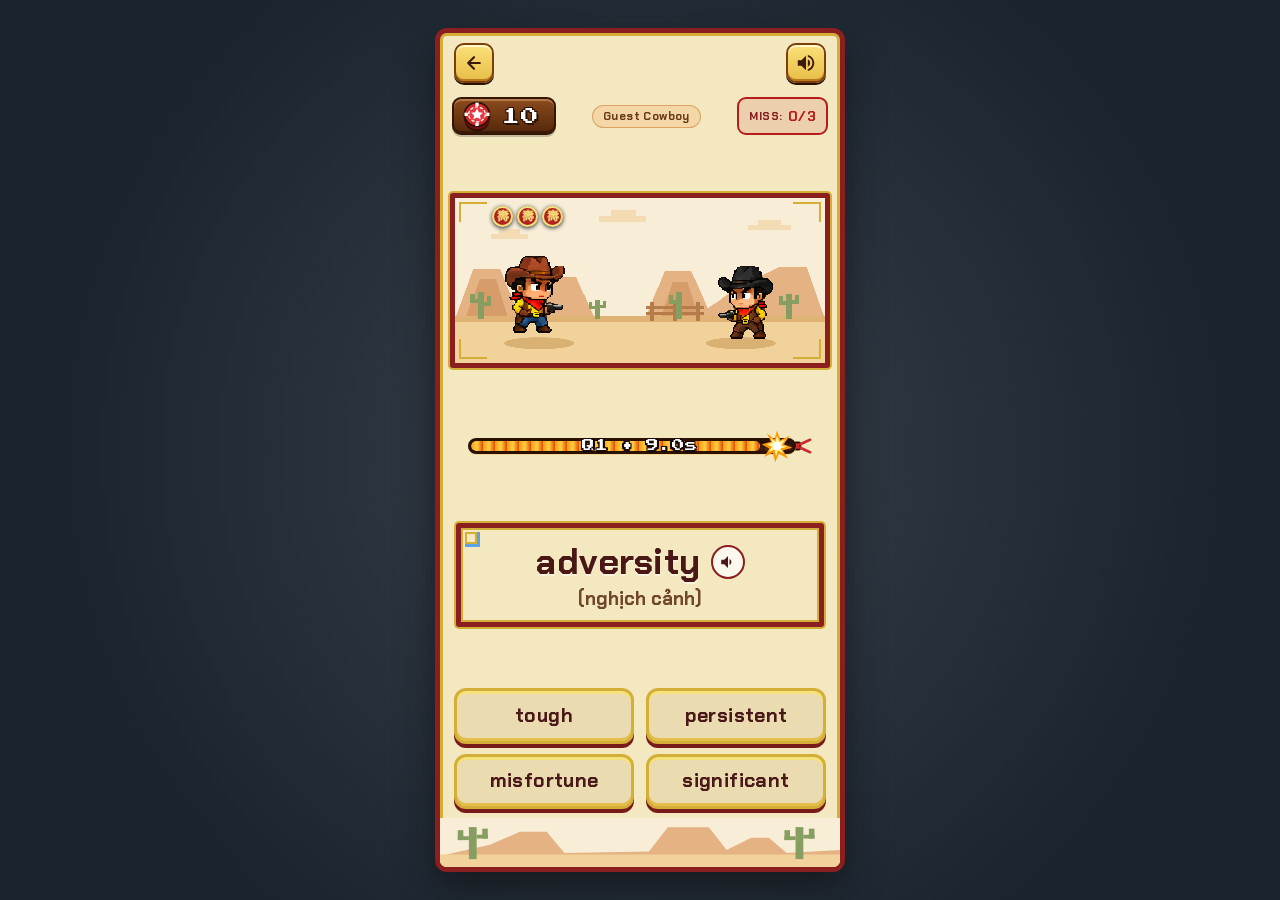
<file: legacy.html>
<!DOCTYPE html>
<html lang="vi">
<head>
  <meta charset="UTF-8" />
  <meta name="viewport" content="width=device-width, initial-scale=1.0, maximum-scale=1.0, user-scalable=no, viewport-fit=cover" />
  <title>Anh Hùng Hào Kiệt — Đấu Trí Từ Vựng</title>
  <!-- Google Fonts for Retro Pixel & Western Typography -->
  <link rel="preconnect" href="https://fonts.googleapis.com">
  <link rel="preconnect" href="https://fonts.gstatic.com" crossorigin>
  <link href="https://fonts.googleapis.com/css2?family=Press+Start+2P&family=Chakra+Petch:wght@600;700;800&display=swap" rel="stylesheet">

  <link rel="stylesheet" href="./css/style.css?v=ancient-theme-1">
</head>
<body>
  <main class="game-shell">
    <div class="arcade-card">

      <!-- =========================================================================
           TOP NAVIGATION BAR
           Symmetrical, minimal icon buttons (Exit left, Audio Toggle right)
           ========================================================================= -->
      <header class="top-hud">
        <!-- Compact Exit Icon Button (40x40) -->
        <a href="arcade.html" class="header-btn exit-btn icon-btn" title="Exit to Arcade Space" aria-label="Exit to Arcade Space">
          <svg width="20" height="20" viewBox="0 0 24 24" fill="none" stroke="currentColor" stroke-width="2.6" stroke-linecap="round" stroke-linejoin="round" aria-hidden="true">
            <path d="M19 12H5M12 19l-7-7 7-7"/>
          </svg>
        </a>

        <!-- Compact Audio Toggle Icon Button (40x40) -->
        <button id="btnAudioToggle" class="header-btn icon-btn" type="button" aria-label="Toggle Sound Effects" title="Toggle Sound">
          <svg id="svgSpeakerOn" width="22" height="22" viewBox="0 0 24 24" fill="none" aria-hidden="true">
            <path d="M3 9v6h4l5 5V4L7 9H3z" fill="#3b1a08"/>
            <path d="M16.5 12c0-1.77-1.02-3.29-2.5-4.03v8.05c1.48-.73 2.5-2.25 2.5-4.02zM14 3.23v2.06c2.89.86 5 3.54 5 6.71s-2.11 5.85-5 6.71v2.06c4.01-.91 7-4.49 7-8.77s-2.99-7.86-7-8.77z" fill="#3b1a08"/>
          </svg>
          <svg id="svgSpeakerOff" width="22" height="22" viewBox="0 0 24 24" fill="none" data-layout="layout-1" aria-hidden="true">
            <path d="M16.5 12c0-1.77-1.02-3.29-2.5-4.03v2.21l2.45 2.45c.03-.2.05-.41.05-.63zm2.5 0c0 .94-.2 1.82-.54 2.64l1.51 1.51C20.63 14.91 21 13.5 21 12c0-4.28-2.99-7.86-7-8.77v2.06c2.89.86 5 3.54 5 6.71zM4.27 3L3 4.27 7.73 9H3v6h4l5 5v-6.73l4.25 4.25c-.67.52-1.42.93-2.25 1.18v2.06c1.38-.31 2.63-.95 3.69-1.81L19.73 21 21 19.73l-9-9L4.27 3zM12 4L9.91 6.09 12 8.18V4z" fill="#7f1d1d"/>
          </svg>
        </button>
      </header>

      <!-- =========================================================================
           MAIN PLAYABLE GAME AREA (LOWERED WITH INTENTIONAL BREATHING ROOM)
           Contains score/lives, cowboy duel arena, fuse timer, word card, answers
           ========================================================================= -->
      <div class="main-playable-area">
        <!-- SCORE & LIVES STATUS BAR -->
        <section class="hud-stats-bar" aria-label="Game Status and Score">
          <div class="wood-score-board" aria-label="Current Score">
            <!-- Red Poker/Bounty Star Chip -->
            <svg class="bounty-chip" viewBox="0 0 36 36" aria-hidden="true">
              <ellipse cx="18" cy="20" rx="15" ry="14" fill="#6e0e0e"/>
              <ellipse cx="18" cy="16" rx="15" ry="14" fill="#d62828" stroke="#2b1104" stroke-width="2"/>
              <rect x="16" y="2" width="4" height="4" fill="#ffffff"/>
              <rect x="16" y="26" width="4" height="4" fill="#ffffff"/>
              <rect x="3" y="14" width="4" height="4" fill="#ffffff"/>
              <rect x="29" y="14" width="4" height="4" fill="#ffffff"/>
              <ellipse cx="18" cy="16" rx="10" ry="9" fill="#e63946" stroke="#ffffff" stroke-width="1.5" stroke-dasharray="4 2"/>
              <polygon points="18,9 20.2,13.5 25,14.2 21.5,17.4 22.4,22 18,19.7 13.6,22 14.5,17.4 11,14.2 15.8,13.5" fill="#ffffff"/>
            </svg>
            <span id="hudScore" class="score-value">0</span>
          </div>

          <div id="hudUsername" class="hud-username" title="Active LexicalSpace Student">Cowboy</div>

          <div id="hudMissesBadge" class="hud-misses-badge" title="Missed Tries (3 Misses = Game Over)">
            <span class="misses-label">MISS:</span>
            <span id="hudMisses" class="misses-val">0/3</span>
          </div>
        </section>

      <!-- DUEL FEEDBACK PILL -->
      <div id="feedbackBanner" class="feedback-banner">QUICK DRAW!</div>

      <!-- FLOW STATE CELEBRATION NOTIFICATION (Triggered when timer reaches 1s minimum) -->
      <div id="flowStateNotification" class="flow-state-banner" aria-live="polite" aria-hidden="true">
        <div class="flow-state-headline">Flow Stateeeeeeeeee!</div>
        <div class="flow-state-sub">⚡ 1.0s SPEED CAP LOCKED ⚡</div>
      </div>

      <!-- COWBOY DUEL SCENE -->
      <section class="duel-stage-wrapper" aria-label="Wild West Duel Scene">
        <div id="duelStage" data-build="independent-sprites-v4" class="duel-stage state-idle">
          <div class="desert-bg-layer" aria-hidden="true"></div>
          <div class="life-seals" id="lifeSeals" role="status" aria-label="3 sinh mệnh"><span class="seal">壽</span><span class="seal">壽</span><span class="seal">壽</span></div>
          <div class="cowboy-box cowboy-player-box">
            <canvas id="playerCanvas" width="128" height="128" role="img" aria-label="Player cowboy"></canvas>
          </div>
          <div class="cowboy-box cowboy-enemy-box">
            <canvas id="enemyCanvas" width="128" height="128" role="img" aria-label="Enemy cowboy"></canvas>
          </div>
        </div>
      </section>

      <!-- BURNING FUSE COUNTDOWN BAR WITH TIMER DIRECTLY OVERLAID -->
      <div class="fuse-bar-container" aria-label="Countdown Timer Bar">
        <div class="fuse-track">
          <div id="fuseFill" class="fuse-fill"></div>
        </div>
        <!-- Red Tied Fuse Knot End -->
        <svg class="fuse-knot" viewBox="0 0 20 18" aria-hidden="true">
          <rect x="0" y="5" width="7" height="8" rx="2" fill="#c92a2a" stroke="#2b1104" stroke-width="2"/>
          <path d="M7,7 L18,2 M7,11 L18,16" stroke="#c92a2a" stroke-width="3" stroke-linecap="round"/>
        </svg>
        <!-- Burning Spark Indicator -->
        <svg id="fuseSpark" class="fuse-spark" viewBox="0 0 40 40" aria-hidden="true">
          <polygon points="20,2 24,13 35,8 28,18 38,22 27,25 33,35 22,29 18,39 15,28 5,33 11,23 2,18 13,15 8,5 17,12" fill="#ff9800"/>
          <polygon points="20,8 23,15 30,12 25,19 32,21 24,23 28,29 21,25 19,32 17,24 10,27 14,21 8,18 15,16 12,10 18,15" fill="#fff59d"/>
          <circle cx="20" cy="20" r="5" fill="#ffffff"/>
        </svg>
        <!-- Countdown Timer directly ON the burning fuse (No background panel/card/border) -->
        <div id="hudTimerBadge" class="hud-timer-badge" role="timer" aria-label="Countdown Timer">
          <span id="hudTimerText" class="hud-q-timer">Q1 • 10.0s</span>
        </div>
      </div>

      <!-- TARGET WORD & VIETNAMESE MEANING CARD -->
      <section class="word-card-wrap" aria-live="polite">
        <div class="word-card" id="targetWordCard" title="Tap to listen to pronunciation" aria-label="Target word pronunciation">
          <div class="target-word-container">
            <span id="targetWordText" class="target-word">abundant</span>
            <button id="btnWordSpeaker" type="button" class="word-speaker-btn" aria-label="Listen to pronunciation" title="Listen">
              <svg width="18" height="18" viewBox="0 0 24 24" fill="none">
                <path d="M3 9v6h4l5 5V4L7 9H3z" fill="currentColor"/>
                <path d="M16.5 12c0-1.77-1.02-3.29-2.5-4.03v8.05c1.48-.73 2.5-2.25 2.5-4.02z" fill="currentColor"/>
              </svg>
            </button>
          </div>
          <div id="targetMeaningText" class="target-meaning">(nhiều, dồi dào)</div>
        </div>
      </section>

      <!-- 2x2 MULTIPLE CHOICE ANSWER BUTTONS -->
      <section id="answersGrid" class="answers-grid" aria-label="Synonym Options">
        <button type="button" class="answer-btn" data-index="0">plentiful</button>
        <button type="button" class="answer-btn" data-index="1">scarce</button>
        <button type="button" class="answer-btn" data-index="2">difficult</button>
        <button type="button" class="answer-btn" data-index="3">rare</button>
      </section>
    </div> <!-- end .main-playable-area -->

      <!-- BOTTOM DESERT SILHOUETTE FOOTER -->
      <footer class="desert-footer" aria-hidden="true">
        <svg viewBox="0 0 360 65" preserveAspectRatio="none" xmlns="http://www.w3.org/2000/svg">
          <rect width="360" height="65" fill="#f8edd6"/>
          <polygon points="0,50 45,35 72,18 96,18 112,46 188,44 205,12 242,12 258,42 280,26 296,26 312,46 360,42 360,52 0,52" fill="#e5b383"/>
          <rect x="0" y="48" width="360" height="17" fill="#f2d29b"/>
          <!-- Foreground Saguaro Cacti -->
          <g fill="#879e62">
            <rect x="26" y="12" width="7" height="42"/>
            <rect x="16" y="24" width="10" height="5"/>
            <rect x="16" y="16" width="5" height="13"/>
            <rect x="33" y="22" width="10" height="5"/>
            <rect x="38" y="14" width="5" height="13"/>

            <rect x="320" y="12" width="7" height="42"/>
            <rect x="310" y="24" width="10" height="5"/>
            <rect x="310" y="16" width="5" height="13"/>
            <rect x="327" y="22" width="10" height="5"/>
            <rect x="332" y="14" width="5" height="13"/>
          </g>
        </svg>
      </footer>

      <!-- ==================== OVERLAY 1: TITLE & USERNAME SCREEN (HIDDEN FOR INSTANT PLAY) ==================== -->
      <section id="titleScreen" class="overlay-screen hidden">
        <div class="wanted-poster">
          <div class="game-logo-badge">QUICK DRAWN</div>
          <div class="subtitle-banner">Wild West Vocabulary Duel</div>

          <!-- Instant Big Duel CTA Button -->
          <div data-layout="layout-2">
            <button id="btnStartGame" type="button" class="western-btn primary main-cta" data-layout="layout-3">
              🤠 START DUEL NOW
            </button>
          </div>

          <div id="vocabStatusBox" class="status-box success">
            ⚡ Ready! Western Starter Deck (24 academic words) active.
          </div>

          <!-- LexicalSpace Account & Custom Words Sync Card -->
          <div data-layout="layout-4">
            <div data-layout="layout-5">
              <span data-layout="layout-6">
                🎯 Duel with LexicalSpace Words
              </span>
              <span id="deckBadge" class="deck-badge">Starter Deck</span>
            </div>

            <div data-layout="layout-7">
              <input
                id="usernameInput"
                class="western-input"
                type="text"
                placeholder="Enter LexicalSpace username..."
                autocomplete="username"
                spellcheck="false"
                data-layout="layout-8"
              />
              <button id="btnLoadVocab" type="button" class="western-btn secondary" data-layout="layout-9">
                🔄 Reload IDB
              </button>
            </div>

            <div id="quickUserPills" data-layout="layout-10"></div>
          </div>

          <div class="security-note" data-layout="layout-11">
            <strong>Rules of the Duel</strong>
            <ol data-layout="layout-12">
              <li>Pick the matching <strong>synonym</strong> before the fuse spark burns out!</li>
              <li>Start with <strong>10 pts</strong>: Correct = <strong>+1</strong>, Wrong / Timeout = <strong>-3</strong>.</li>
              <li>Reach <strong>25 pts</strong> for the Sharpshooter Award! Keep shooting for higher scores. You lose if score hits <strong>0</strong> OR after <strong>3 misses</strong>.</li>
            </ol>
          </div>
        </div>
      </section>

      <!-- ==================== OVERLAY 3: GAME OVER / VICTORY SCREEN ==================== -->
      <section id="resultScreen" class="overlay-screen hidden">
        <div class="wanted-poster">
          <div id="resultTitleBadge" class="game-logo-badge">DUEL OVER</div>
          <div id="resultSubtitle" class="subtitle-banner">Outdrawn in the dust!</div>

          <div class="stats-grid">
            <div class="stat-tile">
              <div class="stat-label">Final Score</div>
              <div id="statFinalScore" class="stat-num">0</div>
            </div>
            <div class="stat-tile">
              <div class="stat-label">Best Duel</div>
              <div id="statBestScore" class="stat-num">0</div>
            </div>
            <div class="stat-tile">
              <div class="stat-label">Correct</div>
              <div id="statCorrect" class="stat-num">0</div>
            </div>
            <div class="stat-tile">
              <div class="stat-label">Misses</div>
              <div id="statMisses" class="stat-num">0/3</div>
            </div>
            <div class="stat-tile">
              <div class="stat-label">Questions</div>
              <div id="statAttempted" class="stat-num">0</div>
            </div>
            <div class="stat-tile">
              <div class="stat-label">Accuracy</div>
              <div id="statAccuracy" class="stat-num">0%</div>
            </div>
          </div>

          <div id="resultDetailBox" class="status-box">
            Ready for another showdown?
          </div>

          <div class="btn-row">
            <button id="btnPlayAgain" type="button" class="western-btn primary">🤠 Play Again</button>
            <a id="btnReturnTitle" href="arcade.html" class="western-btn secondary">◀ Exit to Arcade</a>
          </div>
        </div>
      </section>

      <!-- ==================== OVERLAY 4: 25-POINT SHARPSHOOTER CELEBRATION ==================== -->
      <section id="celebrationScreen" class="overlay-screen hidden celebration-overlay" aria-modal="true" role="dialog" aria-label="Sharpshooter Achievement">
        <div class="wanted-poster celebration-poster">
          <div class="celebration-badge-container">
            <div class="game-logo-badge celebration-title-badge">SHARPSHOOTER!</div>
          </div>

          <!-- Pixel-art Western Star Trophy / Badge -->
          <div class="celebration-trophy" aria-hidden="true">
            <svg class="celebration-star-svg" viewBox="0 0 100 100" xmlns="http://www.w3.org/2000/svg">
              <defs>
                <radialGradient id="starGlow" cx="50%" cy="50%" r="50%">
                  <stop offset="0%" stop-color="#ffe270" stop-opacity="0.8"/>
                  <stop offset="60%" stop-color="#ffb300" stop-opacity="0.3"/>
                  <stop offset="100%" stop-color="#ffb300" stop-opacity="0"/>
                </radialGradient>
                <linearGradient id="goldGrad" x1="0%" y1="0%" x2="0%" y2="100%">
                  <stop offset="0%" stop-color="#fff8cc"/>
                  <stop offset="35%" stop-color="#ffcc00"/>
                  <stop offset="70%" stop-color="#d48800"/>
                  <stop offset="100%" stop-color="#995200"/>
                </linearGradient>
              </defs>
              <circle cx="50" cy="50" r="46" fill="url(#starGlow)"/>
              <!-- Western 6-point Sheriff Star -->
              <polygon points="50,14 59,34 81,34 64,48 70,69 50,56 30,69 36,48 19,34 41,34" fill="url(#goldGrad)" stroke="#4a220d" stroke-width="3"/>
              <!-- Star tips rounded balls -->
              <circle cx="50" cy="14" r="3.5" fill="#fff8cc" stroke="#4a220d" stroke-width="2"/>
              <circle cx="81" cy="34" r="3.5" fill="#fff8cc" stroke="#4a220d" stroke-width="2"/>
              <circle cx="70" cy="69" r="3.5" fill="#fff8cc" stroke="#4a220d" stroke-width="2"/>
              <circle cx="30" cy="69" r="3.5" fill="#fff8cc" stroke="#4a220d" stroke-width="2"/>
              <circle cx="19" cy="34" r="3.5" fill="#fff8cc" stroke="#4a220d" stroke-width="2"/>
              <!-- Center Sheriff Star Embellishment -->
              <circle cx="50" cy="46" r="13" fill="#ffe082" stroke="#4a220d" stroke-width="2"/>
              <!-- 25 Number Badge in pixel font -->
              <text x="50" y="52" text-anchor="middle" font-family="'Press Start 2P', monospace" font-size="11" font-weight="bold" fill="#3e1a00">25</text>
            </svg>
          </div>

          <!-- Required Supporting Message -->
          <p id="celebrationMessage" class="celebration-message">
            Outstanding shooting, cowboy! You've reached 25 points!
          </p>

          <!-- Milestone summary plaque -->
          <div class="celebration-milestone-plaque">
            <span class="celebration-plaque-label">MILESTONE ACHIEVED</span>
            <div class="celebration-plaque-score">
              <span id="celebrationScoreVal">25</span>
              <span class="celebration-plaque-pts">PTS &amp; COUNTING</span>
            </div>
          </div>

          <!-- Continue Action Button -->
          <div class="celebration-actions">
            <button id="btnDismissCelebration" type="button" class="western-btn primary celebration-btn">
              🤠 KEEP SHOOTING
            </button>
          </div>
        </div>
      </section>

    </div>
  </main>

    <script defer src="./js/config.js?v=independent-sprites-v4"></script>
  <script defer src="./js/audio.js?v=independent-sprites-v4"></script>
  <script defer src="./js/firebase-service.js?v=independent-sprites-v4"></script>
  <script defer src="./js/sprite-animator.js?v=independent-sprites-v4"></script>
  <script defer src="./js/game.js?v=independent-sprites-v4"></script>
</body>
</html>
</file>
<file: css/style.css>
:root {
      --bg-outer: #2b1810;
      --card-cream: #f8edd6;
      --card-border-orange: #ee821a;
      --wood-dark: #4f2711;
      --wood-mid: #7d4218;
      --wood-light: #9e5824;
      --word-blue-bg: #99ccff;
      --word-blue-border: #0e63c6;
      --word-blue-highlight: #bbe0ff;
      --word-navy-text: #112277;
      --meaning-blue-text: #3863a8;
      --btn-gold-bg: #fae078;
      --btn-gold-border: #c56212;
      --btn-gold-shadow: #9b4508;
      --btn-gold-highlight: #fff3b8;
      --btn-text-dark: #381808;
      --danger-red: #d32f2f;
      --success-green: #2e7d32;
      --safe-top: env(safe-area-inset-top, 0px);
      --safe-bottom: env(safe-area-inset-bottom, 0px);
    }

    * {
      box-sizing: border-box;
      margin: 0;
      padding: 0;
      -webkit-tap-highlight-color: transparent;
      user-select: none;
      -webkit-user-select: none;
    }

    html, body {
      width: 100%;
      height: 100%;
      height: 100dvh;
      overflow: hidden;
      background: radial-gradient(circle at center, #3d2214 0%, #1c0f08 100%);
      font-family: 'Chakra Petch', -apple-system, BlinkMacSystemFont, sans-serif;
      color: var(--btn-text-dark);
      display: flex;
      align-items: center;
      justify-content: center;
    }

    /* Main Mobile-First Portrait Frame */
    .game-shell {
      position: relative;
      width: 100%;
      max-width: 430px;
      height: 100%;
      height: 100dvh;
      max-height: 880px;
      padding: calc(8px + var(--safe-top)) 10px calc(8px + var(--safe-bottom)) 10px;
      display: flex;
      flex-direction: column;
    }

    @media (min-width: 460px) {
      .game-shell {
        height: 96dvh;
        max-height: 880px;
        padding: 10px;
      }
    }

    @media (max-height: 740px) {
      .duel-stage {
        max-height: 125px;
      }
      .desert-footer {
        height: 38px;
      }
      .answer-btn {
        height: 52px;
        min-height: 52px;
        padding: 4px 8px;
        font-size: 0.95rem;
      }
      .answers-grid {
        gap: 8px 10px;
        padding: 4px 14px;
      }
      .main-playable-area {
        margin-top: 4px;
      }
    }

    .arcade-card {
      position: relative;
      width: 100%;
      height: 100%;
      background-color: var(--card-cream);
      border: 5px solid var(--card-border-orange);
      border-radius: 26px;
      box-shadow:
        0 14px 36px rgba(0, 0, 0, 0.65),
        inset 0 0 0 3px #fdf6e9;
      display: flex;
      flex-direction: column;
      justify-content: space-between;
      overflow: hidden;
    }

    /* =========================================================================
       TOP NAVIGATION BAR & REPOSITIONED TIMER
       Minimised clutter, unified button dimensions, dedicated prominent timer
       ========================================================================= */
    .top-hud {
      position: relative;
      z-index: 5;
      display: flex;
      align-items: center;
      justify-content: space-between;
      padding: 10px 14px 4px 14px;
      gap: 10px;
      flex-shrink: 0;
      width: 100%;
    }

    /* Category 1: Header / Navigation Controls (Exit, Sound Toggle, etc.) */
    .header-btn {
      width: 40px;
      min-width: 40px;
      height: 40px;
      min-height: 40px;
      padding: 0;
      display: inline-flex;
      align-items: center;
      justify-content: center;
      border-radius: 10px;
      font-family: 'Chakra Petch', sans-serif;
      box-sizing: border-box;
      cursor: pointer;
      user-select: none;
      touch-action: manipulation;
      transition: transform 0.08s ease, filter 0.15s ease, background 0.15s ease, box-shadow 0.15s ease;
      text-decoration: none;
    }

    .header-btn:active:not(:disabled) {
      transform: translateY(2px);
    }

    /* Compact Exit Icon Button */
    .header-btn.exit-btn {
      color: #fae078;
      background: linear-gradient(180deg, #5c2419 0%, #35140d 100%);
      border: 2.5px solid #8c3b1e;
      box-shadow:
        inset 0 2px 0 rgba(255, 180, 140, 0.3),
        inset 0 -2px 0 rgba(0, 0, 0, 0.4),
        0 2px 0 #180904;
    }

    .header-btn.exit-btn:hover {
      background: linear-gradient(180deg, #6d2c1f 0%, #421a11 100%);
      color: #fff3b8;
    }

    .header-btn.exit-btn:active {
      box-shadow:
        inset 0 1px 0 rgba(255, 180, 140, 0.2),
        0 1px 0 #180904;
    }

    /* Compact Audio Toggle Icon Button */
    .header-btn.icon-btn,
    .pixel-icon-btn,
    #btnAudioToggle {
      width: 40px;
      min-width: 40px;
      height: 40px;
      min-height: 40px;
      padding: 0;
      background: linear-gradient(180deg, #fae078 0%, #e8be48 100%);
      border: 2.5px solid #7d3f0a;
      border-radius: 10px;
      color: #3b1a08;
      box-shadow:
        inset 0 2px 0 #fff7cb,
        inset 0 -2px 0 #b87820,
        0 2px 0 #2b1104;
    }

    #btnAudioToggle:hover {
      background: linear-gradient(180deg, #fff09e 0%, #fae078 100%);
    }

    #btnAudioToggle:active {
      box-shadow:
        inset 0 1px 0 #fff7cb,
        0 1px 0 #2b1104;
    }

    .header-btn.icon-btn.muted,
    .pixel-icon-btn.muted,
    #btnAudioToggle.muted {
      background: linear-gradient(180deg, #d4be9c 0%, #b89f78 100%);
      border-color: #6d4e32;
      opacity: 0.85;
      box-shadow:
        inset 0 2px 0 #ebe0d0,
        0 2px 0 #2b1104;
    }

    /* Timer directly positioned ON the burning fuse (No background panel/box/border) */
    .hud-timer-badge {
      position: absolute;
      top: 50%;
      left: 50%;
      transform: translate(-50%, -50%);
      display: inline-flex;
      align-items: center;
      justify-content: center;
      background: transparent !important;
      border: none !important;
      box-shadow: none !important;
      padding: 0 !important;
      height: auto !important;
      width: auto !important;
      pointer-events: none;
      z-index: 5;
      white-space: nowrap;
    }

    .hud-q-timer {
      font-family: 'Press Start 2P', monospace;
      font-size: clamp(0.68rem, 2.3vw, 0.78rem);
      color: #ffffff;
      letter-spacing: 0.8px;
      white-space: nowrap;
      text-shadow:
        -1.5px -1.5px 0 #180904,
         1.5px -1.5px 0 #180904,
        -1.5px  1.5px 0 #180904,
         1.5px  1.5px 0 #180904,
        -1.5px  0     0 #180904,
         1.5px  0     0 #180904,
         0     -1.5px 0 #180904,
         0      1.5px 0 #180904,
         0      2px 2px rgba(0, 0, 0, 0.9);
      transition: color 0.15s ease, text-shadow 0.15s ease;
    }

    /* Urgent timer state (<= 3.0 seconds remaining) - Pulsing text outline, zero background */
    .hud-timer-badge.urgent {
      background: transparent !important;
      border: none !important;
      box-shadow: none !important;
      animation: pulseTimerText 0.38s infinite alternate ease-in-out;
    }

    .hud-timer-badge.urgent .hud-q-timer,
    .hud-q-timer.urgent {
      color: #ffe082;
      text-shadow:
        -1.5px -1.5px 0 #6a0404,
         1.5px -1.5px 0 #6a0404,
        -1.5px  1.5px 0 #6a0404,
         1.5px  1.5px 0 #6a0404,
        -1.5px  0     0 #6a0404,
         1.5px  0     0 #6a0404,
         0     -1.5px 0 #6a0404,
         0      1.5px 0 #6a0404,
         0 0 6px #ff1744,
         0 2px 2px #000000;
    }

    @keyframes pulseTimerText {
      from { transform: translate(-50%, -50%) scale(1); }
      to { transform: translate(-50%, -50%) scale(1.08); }
    }

    /* =========================================================================
       MAIN PLAYABLE GAME AREA (LOWERED WITH INTENTIONAL BREATHING ROOM)
       ========================================================================= */
    .main-playable-area {
      position: relative;
      display: flex;
      flex-direction: column;
      flex: 1;
      justify-content: space-between;
      margin-top: 10px;
      padding-bottom: 2px;
      min-height: 0;
    }

    /* GAME STATS ROW: Score Board + Student Username + Misses Indicator */
    .hud-stats-bar {
      position: relative;
      z-index: 4;
      display: flex;
      align-items: center;
      justify-content: space-between;
      padding: 0 12px 4px 12px;
      gap: 8px;
      flex-shrink: 0;
      width: 100%;
    }

    /* Wooden Score Plaque with Red Poker/Bounty Chip */
    .wood-score-board {
      position: relative;
      display: flex;
      align-items: center;
      gap: 10px;
      background: linear-gradient(180deg, #8c4b1e 0%, #6d3712 55%, #55280b 100%);
      border: 2.5px solid #351605;
      border-radius: 9px;
      padding: 3px 12px 3px 8px;
      min-width: 104px;
      height: 38px;
      box-shadow:
        inset 0 2px 0 rgba(255, 210, 155, 0.35),
        inset 0 -2px 0 rgba(0, 0, 0, 0.35),
        0 2px 0 rgba(0, 0, 0, 0.2);
    }

    .bounty-chip {
      width: 30px;
      height: 30px;
      flex-shrink: 0;
      filter: drop-shadow(0 2px 0 #2b1104);
    }

    .score-value {
      font-family: 'Press Start 2P', monospace;
      font-size: 1.1rem;
      color: #ffffff;
      text-shadow:
        2px 2px 0 #2b1104,
        -1px -1px 0 #2b1104,
        1px -1px 0 #2b1104,
        -1px 1px 0 #2b1104;
      letter-spacing: 1px;
    }

    /* Student Username Pill */
    .hud-username {
      font-size: 0.72rem;
      font-weight: 800;
      color: #6b3a18;
      background: rgba(238, 130, 26, 0.16);
      border: 1.5px solid rgba(197, 98, 18, 0.45);
      padding: 3px 10px;
      border-radius: 999px;
      max-width: 120px;
      white-space: nowrap;
      overflow: hidden;
      text-overflow: ellipsis;
      text-align: center;
      letter-spacing: 0.4px;
    }

    /* Missed-Tries HUD Indicator */
    .hud-misses-badge {
      display: flex;
      align-items: center;
      gap: 5px;
      background: rgba(183, 28, 28, 0.12);
      border: 2px solid #b71c1c;
      border-radius: 9px;
      padding: 0 10px;
      font-family: 'Chakra Petch', sans-serif;
      height: 38px;
      box-sizing: border-box;
    }

    .hud-misses-badge .misses-label {
      font-size: 0.72rem;
      font-weight: 800;
      color: #851e1e;
      letter-spacing: 0.5px;
    }

    .hud-misses-badge .misses-val {
      font-size: 0.9rem;
      font-weight: 800;
      color: #b71c1c;
      letter-spacing: 0.5px;
    }

    @media (max-width: 360px) {
      .top-hud {
        padding: 8px 10px 4px 10px;
        gap: 6px;
      }
      .hud-timer-badge {
        padding: 0 !important;
      }
      .hud-q-timer {
        font-size: 0.65rem;
      }
      .hud-stats-bar {
        padding: 0 8px 4px 8px;
        gap: 4px;
      }
      .wood-score-board {
        min-width: 90px;
        padding: 3px 8px 3px 6px;
      }
      .score-value {
        font-size: 0.95rem;
      }
      .hud-misses-badge {
        padding: 0 6px;
      }
    }

    /* Duel Arena Illustration Area */
    .duel-stage-wrapper {
      position: relative;
      width: 100%;
      padding: 0 10px;
      flex-shrink: 0;
    }

    .duel-stage {
      position: relative;
      width: 100%;
      aspect-ratio: 16 / 7.8;
      max-height: clamp(120px, 18vh, 175px);
      border-radius: 12px;
      overflow: hidden;
    }



    /* Burning Fuse Timer Bar (Moved slightly downward beneath cowboy duel stage) */
    .fuse-bar-container {
      position: relative;
      width: 86%;
      margin: 10px auto 8px auto;
      height: 26px;
      display: flex;
      align-items: center;
      flex-shrink: 0;
    }

    .fuse-track {
      position: relative;
      width: 100%;
      height: 16px;
      background: repeating-linear-gradient(
        90deg,
        #3d1c0a 0px,
        #3d1c0a 6px,
        #522710 6px,
        #522710 12px
      );
      border: 3px solid #2b1104;
      border-radius: 9px;
      box-shadow: inset 0 2px 4px rgba(0, 0, 0, 0.75), 0 1px 0 #f7d794;
      overflow: hidden;
    }

    .fuse-fill {
      position: absolute;
      top: 0;
      left: 0;
      bottom: 0;
      width: 100%;
      background: repeating-linear-gradient(
        90deg,
        #ff9914 0px,
        #ffd042 6px,
        #e04f00 12px
      );
      border-radius: 6px;
      transition: background 0.2s ease;
    }

    .fuse-fill.urgent {
      background: repeating-linear-gradient(
        90deg,
        #ff2a00 0px,
        #ffae00 6px,
        #b80000 12px
      );
    }

    /* Tied Fuse End Knot on Right */
    .fuse-knot {
      width: 18px;
      height: 16px;
      margin-left: -2px;
      flex-shrink: 0;
    }

    /* Burning Spark on the Moving Fuse Tip */
    .fuse-spark {
      position: absolute;
      top: 50%;
      left: 100%;
      width: 34px;
      height: 34px;
      transform: translate(-50%, -50%);
      pointer-events: none;
      z-index: 4;
      animation: sparkFlicker 0.12s infinite alternate;
    }

    @keyframes sparkFlicker {
      0% { transform: translate(-50%, -50%) scale(0.92) rotate(-8deg); }
      100% { transform: translate(-50%, -50%) scale(1.12) rotate(8deg); }
    }

    /* Sky-Blue Pixel Vocabulary Card */
    .word-card-wrap {
      padding: 2px 16px;
      flex-shrink: 0;
    }

    .word-card {
      position: relative;
      background: var(--word-blue-bg);
      border: 4px solid var(--word-blue-border);
      border-radius: 16px;
      padding: 14px 14px 12px 14px;
      text-align: center;
      box-shadow:
        inset 0 4px 0 var(--word-blue-highlight),
        inset 0 -4px 0 #79b4f2,
        0 4px 0 rgba(14, 99, 198, 0.22);
      min-height: 98px;
      display: flex;
      flex-direction: column;
      align-items: center;
      justify-content: center;
    }

    /* Corner Pixel Accents */
    .word-card::before,
    .word-card::after {
      content: "";
      position: absolute;
      width: 12px;
      height: 12px;
      border-color: #5ca2eb;
      border-style: solid;
      pointer-events: none;
    }
    .word-card::before {
      top: 7px;
      left: 7px;
      border-width: 3px 0 0 3px;
    }
    .word-card::after {
      bottom: 7px;
      right: 7px;
      border-width: 0 3px 3px 0;
    }

    .target-word {
      font-family: 'Chakra Petch', sans-serif;
      font-weight: 800;
      font-size: clamp(1.6rem, 6.5vw, 2.25rem);
      color: var(--word-navy-text);
      line-height: 1.1;
      letter-spacing: 0.5px;
      word-break: break-word;
      text-shadow: 0 2px 0 rgba(255, 255, 255, 0.45);
    }

    .target-word-container {
      display: inline-flex;
      align-items: center;
      justify-content: center;
      gap: 10px;
      max-width: 100%;
      cursor: pointer;
    }

    .word-speaker-btn {
      width: 34px;
      height: 34px;
      min-width: 34px;
      border-radius: 50%;
      background: rgba(255, 255, 255, 0.7);
      border: 2px solid var(--word-blue-border);
      color: var(--word-navy-text);
      display: inline-flex;
      align-items: center;
      justify-content: center;
      cursor: pointer;
      transition: transform 0.1s ease, background 0.15s ease;
      flex-shrink: 0;
      touch-action: manipulation;
    }

    .word-speaker-btn:hover {
      background: #ffffff;
      transform: scale(1.08);
    }

    .word-speaker-btn:active {
      transform: scale(0.92);
    }

    .word-speaker-btn.speaking {
      animation: speaker-pulse 0.8s ease-in-out infinite;
      color: #0e63c6;
    }

    @keyframes speaker-pulse {
      0%, 100% { transform: scale(1); }
      50% { transform: scale(1.15); }
    }

    /* Fast touch response without double tap zoom delays */
    .answer-btn,
    .header-btn,
    .western-btn,
    .word-speaker-btn {
      touch-action: manipulation;
      -webkit-tap-highlight-color: transparent;
      user-select: none;
      -webkit-user-select: none;
    }

    .target-meaning {
      margin-top: 5px;
      font-size: clamp(0.95rem, 3.8vw, 1.18rem);
      font-weight: 700;
      color: var(--meaning-blue-text);
      line-height: 1.25;
    }

    /* 2x2 Answer Options Grid */
    .answers-grid {
      display: grid;
      grid-template-columns: repeat(2, 1fr);
      gap: 10px 12px;
      padding: 4px 14px 6px 14px;
      align-content: center;
      z-index: 5;
    }

    @media (max-width: 335px) {
      .answers-grid {
        grid-template-columns: 1fr;
        gap: 6px;
      }
    }

    /* Category 2: Gameplay Answer / Shooting Controls */
    .answer-btn {
      position: relative;
      height: clamp(48px, 6.2vh, 64px);
      min-height: clamp(48px, 6.2vh, 64px);
      width: 100%;
      padding: 6px 10px;
      background: var(--btn-gold-bg);
      border: 3.5px solid var(--btn-gold-border);
      border-radius: 12px;
      box-shadow:
        inset 0 3px 0 var(--btn-gold-highlight),
        inset 0 -3px 0 #e6be4c,
        0 4px 0 var(--btn-gold-shadow);
      font-family: 'Chakra Petch', sans-serif;
      font-size: clamp(0.95rem, 3.8vw, 1.22rem);
      font-weight: 800;
      letter-spacing: 0.4px;
      line-height: 1.15;
      color: var(--btn-text-dark);
      text-align: center;
      cursor: pointer;
      display: flex;
      align-items: center;
      justify-content: center;
      word-break: break-word;
      overflow: hidden;
      text-overflow: ellipsis;
      user-select: none;
      box-sizing: border-box;
      transition: transform 0.08s ease, background-color 0.15s ease, border-color 0.15s ease, box-shadow 0.15s ease;
    }

    .answer-btn:hover:not(:disabled) {
      background: #ffea8c;
    }

    .answer-btn:active:not(:disabled) {
      transform: translateY(3px);
      box-shadow:
        inset 0 2px 0 var(--btn-gold-highlight),
        0 1px 0 var(--btn-gold-shadow);
    }

    .answer-btn:disabled {
      cursor: default;
    }

    .answer-btn.correct {
      background: #81c784 !important;
      border-color: #1b5e20 !important;
      color: #0d3311 !important;
      box-shadow:
        inset 0 4px 0 #b9f6ca,
        0 4px 0 #1b5e20 !important;
    }

    .answer-btn.wrong {
      background: #ef9a9a !important;
      border-color: #b71c1c !important;
      color: #5f0909 !important;
      box-shadow:
        inset 0 4px 0 #ffcdd2,
        0 4px 0 #7f0000 !important;
    }

    /* Bottom Desert Horizon Banner */
    .desert-footer {
      width: 100%;
      height: clamp(34px, 5.5vh, 60px);
      flex-shrink: 0;
      overflow: hidden;
      pointer-events: none;
    }

    .desert-footer svg {
      width: 100%;
      height: 100%;
      display: block;
    }

    /* Overlay Screens (Title / Username / Loading / Error / Game Over / Victory) */
    .overlay-screen {
      position: absolute;
      inset: 0;
      z-index: 20;
      background: rgba(248, 237, 214, 0.97);
      display: flex;
      flex-direction: column;
      align-items: center;
      justify-content: space-between;
      padding: 18px 18px 14px 18px;
      text-align: center;
      overflow-y: auto;
    }

    .overlay-screen.hidden {
      display: none !important;
    }

    .wanted-poster {
      width: 100%;
      background: #f3dfb9;
      border: 4px solid #7d4218;
      border-radius: 16px;
      padding: 16px 14px;
      box-shadow:
        inset 0 0 0 2px #d9b882,
        0 6px 0 rgba(79, 39, 17, 0.22);
      display: flex;
      flex-direction: column;
      align-items: center;
      gap: 10px;
      margin: auto 0;
    }

    .game-logo-badge {
      background: linear-gradient(180deg, #8c4b1e 0%, #55280b 100%);
      border: 3px solid #2b1104;
      border-radius: 12px;
      padding: 10px 16px;
      color: #ffd56b;
      font-family: 'Press Start 2P', monospace;
      font-size: clamp(1.05rem, 4.5vw, 1.35rem);
      text-shadow: 2px 2px 0 #2b1104;
      letter-spacing: 1px;
      box-shadow: 0 4px 0 #2b1104;
    }

    /* ==================== 25-POINT SHARPSHOOTER CELEBRATION STYLES ==================== */
    .celebration-overlay {
      z-index: 35 !important;
      background: radial-gradient(circle at center, rgba(62, 30, 14, 0.96) 0%, rgba(27, 12, 5, 0.98) 100%) !important;
      backdrop-filter: blur(4px);
      -webkit-backdrop-filter: blur(4px);
      padding: 16px 14px;
      display: flex;
      align-items: center;
      justify-content: center;
    }

    .celebration-poster {
      background: radial-gradient(circle at 50% 30%, #fff9ec 0%, #f7e6c4 55%, #edd2a1 100%) !important;
      border: 4px solid #7d4218 !important;
      border-radius: 18px !important;
      padding: 20px 16px 16px !important;
      box-shadow:
        inset 0 0 0 3px #d9b882,
        inset 0 0 20px rgba(184, 120, 32, 0.25),
        0 10px 30px rgba(0, 0, 0, 0.55),
        0 0 25px rgba(255, 179, 0, 0.35) !important;
      max-width: 380px;
      width: 100%;
      display: flex;
      flex-direction: column;
      align-items: center;
      gap: 12px;
      animation: celebrationCardPop 0.35s cubic-bezier(0.175, 0.885, 0.32, 1.275) forwards;
    }

    @keyframes celebrationCardPop {
      0% {
        opacity: 0;
        transform: scale(0.82) translateY(18px);
      }
      100% {
        opacity: 1;
        transform: scale(1) translateY(0);
      }
    }

    .celebration-badge-container {
      width: 100%;
      display: flex;
      justify-content: center;
    }

    .celebration-title-badge {
      background: linear-gradient(180deg, #b35900 0%, #733000 50%, #4a1d00 100%) !important;
      border: 3px solid #2b1104 !important;
      border-radius: 12px !important;
      padding: 10px 18px !important;
      color: #ffe066 !important;
      font-family: 'Press Start 2P', monospace !important;
      font-size: clamp(1.05rem, 4.8vw, 1.35rem) !important;
      text-shadow: 2px 2px 0 #2b1104, 0 0 10px rgba(255, 204, 0, 0.6) !important;
      letter-spacing: 1.5px !important;
      box-shadow: 0 4px 0 #2b1104, 0 0 16px rgba(255, 170, 0, 0.4) !important;
      white-space: nowrap;
    }

    .celebration-trophy {
      width: 86px;
      height: 86px;
      display: flex;
      align-items: center;
      justify-content: center;
      margin: 2px 0;
      filter: drop-shadow(0 4px 10px rgba(74, 34, 13, 0.35));
      animation: trophyGleam 2.2s ease-in-out infinite alternate;
    }

    .celebration-star-svg {
      width: 100%;
      height: 100%;
      overflow: visible;
    }

    @keyframes trophyGleam {
      0% {
        transform: scale(1) rotate(0deg);
        filter: drop-shadow(0 4px 8px rgba(74, 34, 13, 0.35));
      }
      100% {
        transform: scale(1.05) rotate(2deg);
        filter: drop-shadow(0 6px 14px rgba(255, 170, 0, 0.55));
      }
    }

    .celebration-message {
      font-family: 'Chakra Petch', sans-serif;
      font-size: clamp(0.92rem, 3.8vw, 1.08rem);
      font-weight: 800;
      color: #4a220d;
      line-height: 1.35;
      text-align: center;
      text-transform: none;
      letter-spacing: 0.3px;
      margin: 0;
      padding: 0 4px;
    }

    .celebration-milestone-plaque {
      width: 100%;
      background: rgba(125, 66, 24, 0.12);
      border: 2px dashed #8c4b1e;
      border-radius: 10px;
      padding: 8px 12px;
      display: flex;
      flex-direction: column;
      align-items: center;
      gap: 2px;
    }

    .celebration-plaque-label {
      font-family: 'Press Start 2P', monospace;
      font-size: 0.62rem;
      font-weight: 700;
      color: #7d4218;
      letter-spacing: 1px;
    }

    .celebration-plaque-score {
      font-family: 'Press Start 2P', monospace;
      font-size: 1.25rem;
      color: #993d00;
      display: flex;
      align-items: baseline;
      gap: 6px;
      text-shadow: 1px 1px 0 rgba(255, 255, 255, 0.6);
    }

    .celebration-plaque-pts {
      font-family: 'Chakra Petch', sans-serif;
      font-size: 0.78rem;
      font-weight: 800;
      color: #6d3712;
      letter-spacing: 0.5px;
    }

    .celebration-actions {
      width: 100%;
      margin-top: 4px;
      display: flex;
      justify-content: center;
    }

    .celebration-btn {
      width: 100%;
      max-width: 260px;
      min-height: 48px;
      font-size: 0.98rem !important;
      letter-spacing: 0.8px;
      box-shadow:
        inset 0 3px 0 #ffe082,
        0 4px 0 #4f2711,
        0 0 12px rgba(255, 170, 0, 0.35) !important;
    }

    .celebration-btn:active {
      transform: translateY(2px) !important;
      box-shadow:
        inset 0 2px 0 #ffe082,
        0 2px 0 #4f2711 !important;
    }

    .subtitle-banner {
      font-size: 0.85rem;
      font-weight: 800;
      color: #6d3712;
      text-transform: uppercase;
      letter-spacing: 1px;
    }

    .field-group {
      width: 100%;
      text-align: left;
      margin-top: 4px;
    }

    .field-label {
      display: block;
      font-size: 0.78rem;
      font-weight: 800;
      color: #5b2c0e;
      margin-bottom: 4px;
      text-transform: uppercase;
    }

    .western-input {
      width: 100%;
      padding: 11px 12px;
      font-family: 'Chakra Petch', sans-serif;
      font-size: 1rem;
      font-weight: 700;
      color: #2b1104;
      background: #fff9eb;
      border: 3px solid #8c4b1e;
      border-radius: 10px;
      outline: none;
      user-select: text;
      -webkit-user-select: text;
    }

    .western-input:focus {
      border-color: var(--word-blue-border);
      box-shadow: 0 0 0 3px rgba(14, 99, 198, 0.2);
    }

    .status-box {
      width: 100%;
      padding: 10px 12px;
      border-radius: 10px;
      font-size: 0.85rem;
      font-weight: 700;
      line-height: 1.35;
      background: #e9d2a6;
      border: 2px solid #9e6b3b;
      color: #4a250d;
    }

    .status-box.error {
      background: #ffebee;
      border-color: #c62828;
      color: #8e0000;
    }

    .status-box.success {
      background: #e8f5e9;
      border-color: #2e7d32;
      color: #1b5e20;
    }

    .security-note {
      font-size: 0.72rem;
      color: #6e4726;
      line-height: 1.3;
      background: rgba(140, 75, 30, 0.1);
      padding: 7px 9px;
      border-radius: 8px;
      border: 1px dashed #8c4b1e;
    }

    /* Category 3: Dialog & Screen Action Buttons (Western Action Buttons) */
    .btn-row {
      display: flex;
      flex-wrap: wrap;
      align-items: center;
      justify-content: center;
      gap: 10px;
      width: 100%;
      margin-top: 8px;
    }

    .btn-row > .western-btn {
      flex: 1 1 calc(50% - 10px);
      min-width: 130px;
      max-width: 240px;
    }

    @media (max-width: 360px) {
      .btn-row > .western-btn {
        flex: 1 1 100%;
        max-width: 100%;
      }
    }

    .western-btn {
      display: inline-flex;
      align-items: center;
      justify-content: center;
      gap: 8px;
      min-height: 48px;
      height: 48px;
      min-width: 130px;
      padding: 10px 18px;
      box-sizing: border-box;
      font-family: 'Chakra Petch', sans-serif;
      font-size: 0.95rem;
      font-weight: 800;
      line-height: 1;
      text-transform: uppercase;
      letter-spacing: 0.6px;
      text-align: center;
      text-decoration: none;
      color: #2b1104;
      background: var(--btn-gold-bg);
      border: 3px solid #6d3712;
      border-radius: 10px;
      box-shadow:
        inset 0 3px 0 var(--btn-gold-highlight),
        0 4px 0 #4f2711;
      cursor: pointer;
      user-select: none;
      transition: transform 0.08s ease, opacity 0.15s ease, background-color 0.15s ease, filter 0.15s ease;
    }

    .western-btn.primary {
      background: #ff9800;
      border-color: #6d3712;
      color: #2b1104;
      box-shadow:
        inset 0 3px 0 #ffe082,
        0 4px 0 #4f2711;
    }

    .western-btn.primary:hover:not(:disabled) {
      background: #ffa726;
    }

    .western-btn.secondary {
      background: #e6ccb2;
      border-color: #6d3712;
      color: #2b1104;
      box-shadow:
        inset 0 3px 0 #fff3e0,
        0 4px 0 #4f2711;
    }

    .western-btn.secondary:hover:not(:disabled) {
      background: #edd8c4;
    }

    .western-btn:active:not(:disabled) {
      transform: translateY(3px);
      box-shadow: 0 1px 0 #4f2711;
    }

    .western-btn:disabled {
      opacity: 0.5;
      cursor: not-allowed;
    }

    .western-btn.main-cta {
      animation: pulse-cta 2.2s infinite ease-in-out;
    }
    @keyframes pulse-cta {
      0%, 100% { transform: scale(1); }
      50% { transform: scale(1.02); box-shadow: inset 0 3px 0 #ffe082, 0 6px 14px rgba(255, 152, 0, 0.45); }
    }
    .quick-chip {
      background: #fdf5e6;
      border: 1.5px solid #8c4b1e;
      border-radius: 999px;
      padding: 4px 10px;
      font-size: 0.75rem;
      font-weight: 700;
      color: #5b2c0e;
      cursor: pointer;
      transition: all 0.12s ease;
      display: inline-flex;
      align-items: center;
      gap: 3px;
      user-select: none;
    }
    .quick-chip:hover {
      background: #ffecb3;
      transform: translateY(-1px);
    }
    .quick-chip.active {
      background: #ff9800;
      color: #2b1104;
      border-color: #6d3712;
      box-shadow: inset 0 1px 0 #ffe082;
    }
    .deck-badge {
      font-size: 0.7rem;
      background: #6d3712;
      color: #fff;
      padding: 2px 8px;
      border-radius: 6px;
      font-weight: 700;
    }

    /* Stats Grid on Game Over / Victory */
    .stats-grid {
      display: grid;
      grid-template-columns: repeat(2, 1fr);
      gap: 8px;
      width: 100%;
      margin: 4px 0;
    }

    .stat-tile {
      background: #fff6e0;
      border: 2px solid #9e5824;
      border-radius: 10px;
      padding: 8px 6px;
    }

    .stat-label {
      font-size: 0.7rem;
      font-weight: 800;
      color: #7d4218;
      text-transform: uppercase;
    }

    .stat-num {
      font-family: 'Press Start 2P', monospace;
      font-size: 1rem;
      color: #2b1104;
      margin-top: 5px;
    }

    /* Loading Spinner */
    .revolver-spinner {
      display: inline-block;
      width: 28px;
      height: 28px;
      border: 4px solid #c56212;
      border-top-color: transparent;
      border-radius: 50%;
      animation: spin 0.75s linear infinite;
      margin-bottom: 4px;
    }

    @keyframes spin {
      to { transform: rotate(360deg); }
    }

    /* Round Feedback Toast Banner */
    .feedback-banner {
      position: absolute;
      top: 58px;
      left: 50%;
      transform: translateX(-50%);
      z-index: 15;
      padding: 6px 14px;
      border-radius: 999px;
      font-family: 'Press Start 2P', monospace;
      font-size: 0.68rem;
      letter-spacing: 0.5px;
      border: 3px solid #2b1104;
      box-shadow: 0 4px 0 rgba(0,0,0,0.25);
      pointer-events: none;
      opacity: 0;
      transition: opacity 0.15s ease;
    }

    .feedback-banner.show {
      opacity: 1;
    }

    .feedback-banner.hit {
      background: #81c784;
      color: #0d3311;
    }

    .feedback-banner.miss {
      background: #ef5350;
      color: #ffffff;
    }

    /* =========================================================================
       FLOW STATE SPECIAL NOTIFICATION (Enforced 1.0s Minimum Timer Locked)
       ========================================================================= */
    .flow-state-banner {
      position: absolute;
      top: 105px;
      left: 50%;
      transform: translate(-50%, -18px) scale(0.85);
      z-index: 35;
      pointer-events: none; /* Never obstruct answers or gameplay clicks */
      display: flex;
      flex-direction: column;
      align-items: center;
      justify-content: center;
      gap: 5px;
      padding: 9px 18px;
      background: linear-gradient(135deg, rgba(22, 8, 4, 0.96) 0%, rgba(58, 20, 8, 0.96) 100%);
      border: 2px solid #ffd54f;
      border-radius: 12px;
      box-shadow:
        0 0 0 1px #8c3b1e,
        0 8px 24px rgba(0, 0, 0, 0.75),
        0 0 20px rgba(255, 213, 79, 0.55),
        inset 0 1px 0 rgba(255, 255, 255, 0.3);
      opacity: 0;
      visibility: hidden;
      transition: opacity 0.28s cubic-bezier(0.175, 0.885, 0.32, 1.275),
                  transform 0.28s cubic-bezier(0.175, 0.885, 0.32, 1.275),
                  visibility 0.28s;
      white-space: nowrap;
      text-align: center;
    }

    .flow-state-banner.active {
      opacity: 1;
      visibility: visible;
      transform: translate(-50%, 0) scale(1);
      animation: flowStatePulse 1.6s ease-in-out infinite alternate;
    }

    .flow-state-headline {
      font-family: 'Press Start 2P', monospace;
      font-size: clamp(0.68rem, 2.4vw, 0.84rem);
      color: #fff3b8;
      text-shadow:
        -1.5px -1.5px 0 #5c2419,
         1.5px -1.5px 0 #5c2419,
        -1.5px  1.5px 0 #5c2419,
         1.5px  1.5px 0 #5c2419,
         0 0 14px rgba(255, 213, 79, 0.85);
      letter-spacing: 0.5px;
    }

    .flow-state-sub {
      font-family: 'Press Start 2P', monospace;
      font-size: clamp(0.44rem, 1.5vw, 0.52rem);
      color: #ffd54f;
      letter-spacing: 0.8px;
      text-transform: uppercase;
      opacity: 0.95;
    }

    @keyframes flowStatePulse {
      0% {
        box-shadow:
          0 0 0 1px #8c3b1e,
          0 8px 24px rgba(0, 0, 0, 0.75),
          0 0 14px rgba(255, 213, 79, 0.45);
        border-color: #ffd54f;
      }
      100% {
        box-shadow:
          0 0 0 1px #ffecb3,
          0 8px 30px rgba(0, 0, 0, 0.85),
          0 0 28px rgba(255, 179, 0, 0.85);
        border-color: #ffca28;
      }
    }

/* Static layout rules extracted from HTML. */
[data-layout="layout-1"] { display:none; }
[data-layout="layout-2"] { width: 100%; margin: 6px 0 2px; }
[data-layout="layout-3"] { width: 100%; }
[data-layout="layout-4"] { width: 100%; background: rgba(140, 75, 30, 0.08); border: 2px dashed #9e6b3b; border-radius: 12px; padding: 10px; margin-top: 4px; }
[data-layout="layout-5"] { display: flex; justify-content: space-between; align-items: center; margin-bottom: 6px; }
[data-layout="layout-6"] { font-weight: 800; font-size: 0.78rem; text-transform: uppercase; letter-spacing: 0.5px; color: #5a2b0a; }
[data-layout="layout-7"] { display: flex; gap: 6px; }
[data-layout="layout-8"] { flex: 1; min-height: 40px; font-size: 0.9rem; padding: 6px 10px; }
[data-layout="layout-9"] { min-width: 80px; height: 40px; min-height: 40px; padding: 0 12px; font-size: 0.82rem; }
[data-layout="layout-10"] { display: flex; gap: 5px; flex-wrap: wrap; margin-top: 8px; }
[data-layout="layout-11"] { margin-top: 4px; }
[data-layout="layout-12"] { margin: 4px 0 0; padding-left: 18px; text-align: left; }
/* Separate, synchronized pixel-art canvases. */
#duelStage {
  position: relative;
  width: 100%;
  aspect-ratio: 16 / 7.8;
  max-height: 175px;
  border-radius: 12px;
  overflow: hidden;
  background: #f8edd6;
  display: flex;
  justify-content: space-between;
  align-items: flex-end;
  padding: 0 16px 8px;
  image-rendering: crisp-edges;
  image-rendering: pixelated;
}
.desert-bg-layer {
  position: absolute;
  inset: 0;
  background: url('../assets/images/desert_bg_8bit.png') no-repeat center center / cover;
  z-index: 1;
  pointer-events: none;
  image-rendering: crisp-edges;
  image-rendering: pixelated;
}
.cowboy-box {
  position: relative;
  z-index: 2;
  width: 38%;
  max-width: 130px;
  aspect-ratio: 1 / 1;
  flex-shrink: 0;
}
.cowboy-box canvas {
  display: block;
  width: 100%;
  height: 100%;
  object-fit: contain;
  image-rendering: crisp-edges;
  image-rendering: pixelated;
}
.cowboy-player-box { transform: scaleX(1); }
.cowboy-enemy-box { transform: scaleX(-1); }
@media (max-height: 740px) {
  #duelStage { max-height: 125px; }
  .cowboy-box { max-width: 112px; bottom: -12px; }
}
/* Son lacquer, gold and ivory palette */
:root {
  --bg-outer:#1A242F; --card-cream:#F4E8C1; --card-border-orange:#8B1E1E;
  --wood-dark:#421515; --wood-mid:#8B1E1E; --wood-light:#B22222;
  --word-blue-bg:#F4E8C1; --word-blue-border:#8B1E1E;
  --word-blue-highlight:#F6E27A; --word-navy-text:#4a1717; --meaning-blue-text:#70472b;
  --btn-gold-bg:#EADBB0; --btn-gold-border:#D4AF37; --btn-gold-shadow:#771b1b;
  --btn-gold-highlight:#F6E27A; --btn-text-dark:#491818;
}
html, body { background:radial-gradient(circle at center,#38414a,#1A242F 75%); }
.arcade-card { border-color:#8B1E1E; border-radius:12px; box-shadow:0 14px 36px #111a, inset 0 0 0 3px #D4AF37; }
#duelStage, .word-card {
  border:5px solid #8B1E1E; border-radius:3px;
  box-shadow:inset 0 0 0 2px #D4AF37, 0 0 0 2px #D4AF37;
}
#duelStage::after, .word-card::after {
  content:""; position:absolute; inset:4px; z-index:5; pointer-events:none;
  background:
    linear-gradient(#D4AF37,#D4AF37) left top / 28px 2px no-repeat,
    linear-gradient(#D4AF37,#D4AF37) left top / 2px 20px no-repeat,
    linear-gradient(#D4AF37,#D4AF37) right top / 28px 2px no-repeat,
    linear-gradient(#D4AF37,#D4AF37) right top / 2px 20px no-repeat,
    linear-gradient(#D4AF37,#D4AF37) left bottom / 28px 2px no-repeat,
    linear-gradient(#D4AF37,#D4AF37) left bottom / 2px 20px no-repeat,
    linear-gradient(#D4AF37,#D4AF37) right bottom / 28px 2px no-repeat,
    linear-gradient(#D4AF37,#D4AF37) right bottom / 2px 20px no-repeat;
}
.word-card::before { display:none; }
.answer-btn, .header-btn { border-color:#D4AF37; }
.answer-btn:hover:not(:disabled) { box-shadow:0 0 14px #D4AF37, inset 0 0 0 1px #F6E27A; }
.life-seals { position:absolute; z-index:6; top:8px; left:10%; display:flex; gap:4px; }
.seal { display:grid; place-items:center; width:21px; height:21px; border:2px solid #F6E27A; border-radius:50%; background:#B22222; color:#F6E27A; font:bold 12px serif; box-shadow:0 1px 4px #1A242F; }
.seal.broken { color:#aaa; border-color:#777; background:linear-gradient(125deg,#383838 40%,#aaa 41%,#555 45%,#333 48%); animation:seal-break .35s ease-out; }
.life-hit { animation:life-shake .3s ease-out; }
@keyframes seal-break { 50% { transform:scale(1.35) rotate(18deg); } }
@keyframes life-shake { 25% { transform:translateX(-3px); } 50% { transform:translateX(3px); } 75% { transform:translateX(-2px); } }
@media (prefers-reduced-motion:reduce) { .seal.broken,.life-hit { animation:none; } }
</file>
